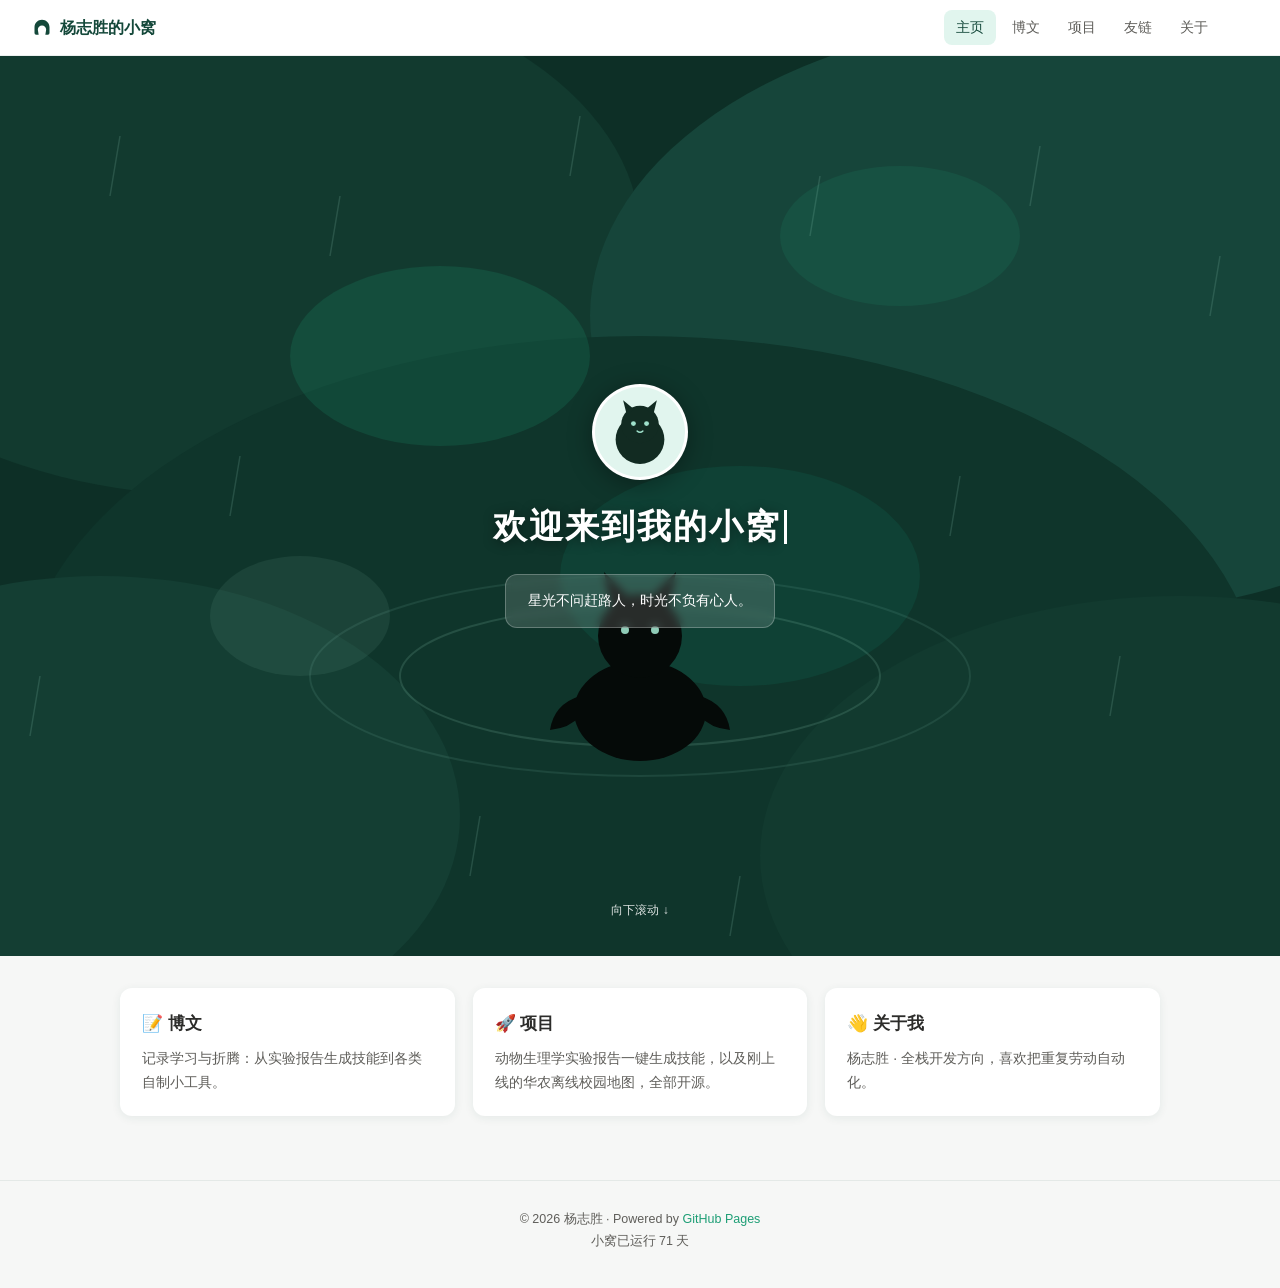
<file: index.html>
<!DOCTYPE html>
<html lang="zh-CN">
<head>
<meta charset="UTF-8">
<meta name="viewport" content="width=device-width, initial-scale=1.0">
<title>杨志胜的小窝 · 主页</title>
<meta name="description" content="杨志胜的个人小窝：记录学习、分享自制工具">
<link rel="stylesheet" href="assets/style.css">
</head>
<body data-page="index">

<!-- ===== 首屏：深绿池塘 + 黑猫剪影（原创扁平插画，致敬参考站点的氛围） ===== -->
<header class="hero">
  <svg class="hero-bg" viewBox="0 0 1440 900" preserveAspectRatio="xMidYMid slice" aria-hidden="true">
    <rect width="1440" height="900" fill="#0d2f26"/>
    <!-- 深浅错落的有机色块，营造水面 -->
    <ellipse cx="300" cy="180" rx="420" ry="260" fill="#123a2f"/>
    <ellipse cx="1150" cy="260" rx="480" ry="300" fill="#16453a"/>
    <ellipse cx="720" cy="640" rx="620" ry="360" fill="#0f352b"/>
    <ellipse cx="180" cy="760" rx="360" ry="240" fill="#143e33"/>
    <ellipse cx="1260" cy="800" rx="420" ry="260" fill="#123a2f"/>
    <!-- 金绿色光斑 -->
    <ellipse cx="520" cy="300" rx="150" ry="90" fill="#1d9e75" opacity="0.18"/>
    <ellipse cx="980" cy="180" rx="120" ry="70" fill="#1d9e75" opacity="0.14"/>
    <ellipse cx="820" cy="520" rx="180" ry="110" fill="#0f6e56" opacity="0.22"/>
    <ellipse cx="380" cy="560" rx="90" ry="60" fill="#9fe1cb" opacity="0.08"/>
    <!-- 涟漪 -->
    <ellipse cx="720" cy="620" rx="240" ry="70" fill="none" stroke="#9fe1cb" stroke-opacity="0.15" stroke-width="2"/>
    <ellipse cx="720" cy="620" rx="330" ry="100" fill="none" stroke="#9fe1cb" stroke-opacity="0.10" stroke-width="2"/>
    <!-- 黑猫剪影（坐在涟漪中央） -->
    <g fill="#050a08">
      <ellipse cx="720" cy="655" rx="66" ry="50"/>
      <circle cx="720" cy="580" r="42"/>
      <path d="M692 556 L684 516 L710 542 Z"/>
      <path d="M748 556 L756 516 L730 542 Z"/>
      <path d="M660 640 q-26 8 -30 34 q20 -2 30 -14 Z"/>
      <path d="M780 640 q26 8 30 34 q-20 -2 -30 -14 Z"/>
      <circle cx="705" cy="574" r="4" fill="#9fe1cb" opacity="0.9"/>
      <circle cx="735" cy="574" r="4" fill="#9fe1cb" opacity="0.9"/>
    </g>
    <!-- 雨丝 -->
    <g stroke="#9fe1cb" stroke-opacity="0.16" stroke-width="1.5">
      <path d="M200 80 l-10 60"/><path d="M420 140 l-10 60"/><path d="M660 60 l-10 60"/>
      <path d="M900 120 l-10 60"/><path d="M1120 90 l-10 60"/><path d="M1300 200 l-10 60"/>
      <path d="M320 400 l-10 60"/><path d="M1040 420 l-10 60"/><path d="M560 760 l-10 60"/>
      <path d="M1200 600 l-10 60"/><path d="M120 620 l-10 60"/><path d="M820 820 l-10 60"/>
    </g>
  </svg>
  <div class="hero-content">
    <div class="avatar">
      <!-- 头像：同风格黑猫头像（原创 SVG） -->
      <svg viewBox="0 0 96 96" aria-label="头像">
        <rect width="96" height="96" fill="#e1f5ee"/>
        <circle cx="48" cy="56" r="26" fill="#122b22"/>
        <circle cx="48" cy="40" r="20" fill="#122b22"/>
        <path d="M34 30 L30 14 L42 24 Z" fill="#122b22"/>
        <path d="M62 30 L66 14 L54 24 Z" fill="#122b22"/>
        <circle cx="41" cy="39" r="2.6" fill="#9fe1cb"/>
        <circle cx="55" cy="39" r="2.6" fill="#9fe1cb"/>
        <path d="M45 47 q3 2.4 6 0" stroke="#9fe1cb" stroke-width="1.6" fill="none" stroke-linecap="round"/>
      </svg>
    </div>
    <div class="typing"><span id="typing">欢迎来到我的小窝</span><span class="cursor"></span></div>
    <div class="quote">星光不问赶路人，时光不负有心人。</div>
  </div>
  <div class="scroll-hint">向下滚动 ↓</div>
</header>

<main class="wrap" style="display:grid; grid-template-columns:repeat(auto-fit,minmax(280px,1fr)); gap:18px;">
  <div class="card">
    <h3><a href="home.html">📝 博文</a></h3>
    <p>记录学习与折腾：从实验报告生成技能到各类自制小工具。</p>
  </div>
  <div class="card">
    <h3><a href="project.html">🚀 项目</a></h3>
    <p>动物生理学实验报告一键生成技能，以及刚上线的华农离线校园地图，全部开源。</p>
  </div>
  <div class="card">
    <h3><a href="about.html">👋 关于我</a></h3>
    <p>杨志胜 · 全栈开发方向，喜欢把重复劳动自动化。</p>
  </div>
</main>

<footer class="footer">
  © 2026 杨志胜 · Powered by <a href="https://pages.github.com/" target="_blank" rel="noopener">GitHub Pages</a><br>
  <span id="run-days"></span>
</footer>
<script src="assets/main.js"></script>
</body>
</html>
</file>
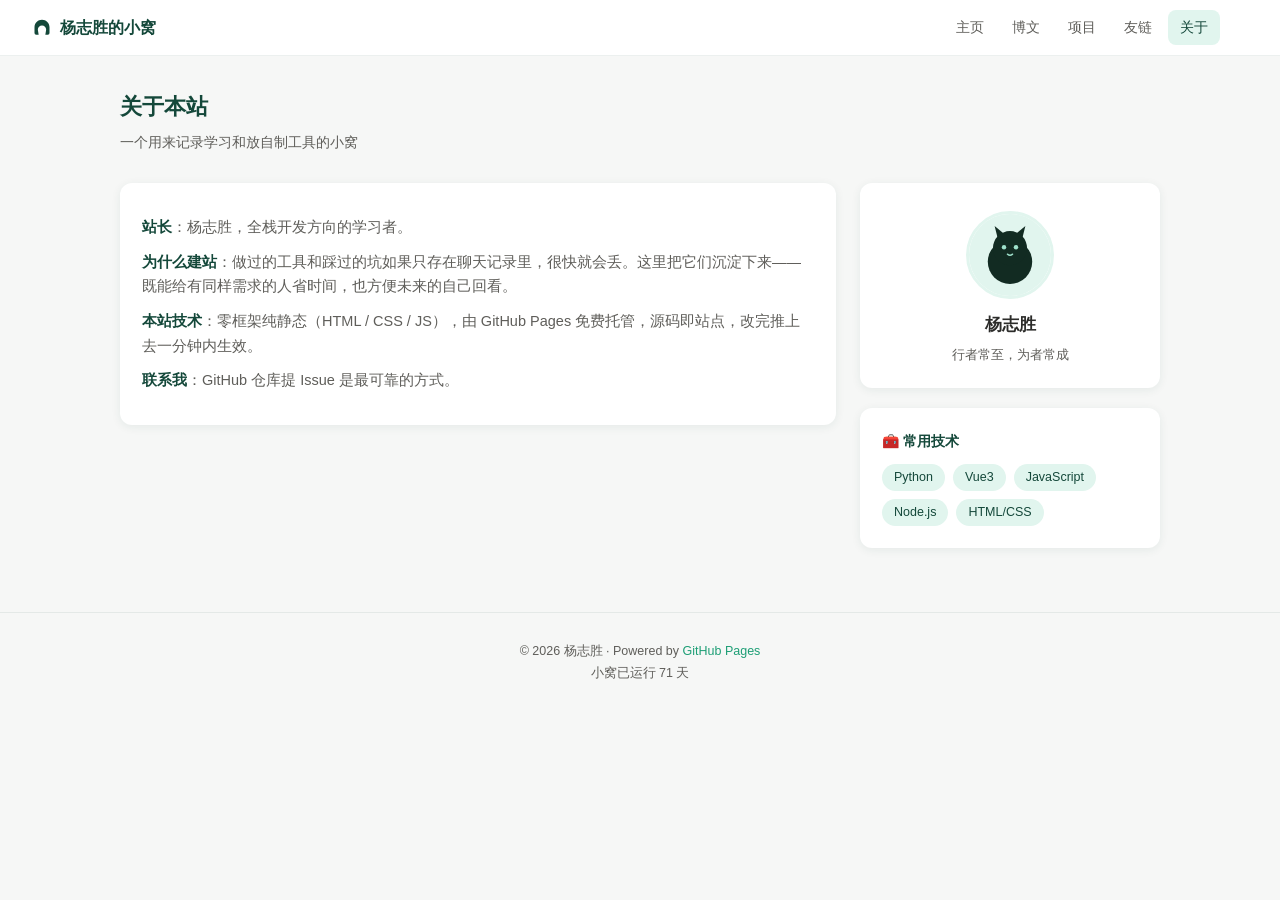
<file: about.html>
<!DOCTYPE html>
<html lang="zh-CN">
<head>
<meta charset="UTF-8">
<meta name="viewport" content="width=device-width, initial-scale=1.0">
<title>关于 · 杨志胜的小窝</title>
<link rel="stylesheet" href="assets/style.css">
</head>
<body data-page="about">
<main class="wrap">
  <div class="page-title">关于本站</div>
  <div class="page-sub">一个用来记录学习和放自制工具的小窝</div>

  <div class="layout">
    <div class="card about">
      <p><strong>站长</strong>：杨志胜，全栈开发方向的学习者。</p>
      <p><strong>为什么建站</strong>：做过的工具和踩过的坑如果只存在聊天记录里，很快就会丢。这里把它们沉淀下来——既能给有同样需求的人省时间，也方便未来的自己回看。</p>
      <p><strong>本站技术</strong>：零框架纯静态（HTML / CSS / JS），由 GitHub Pages 免费托管，源码即站点，改完推上去一分钟内生效。</p>
      <p><strong>联系我</strong>：GitHub 仓库提 Issue 是最可靠的方式。</p>
    </div>
    <aside class="side">
      <div class="card profile">
        <div class="avatar">
          <svg viewBox="0 0 96 96" aria-label="头像">
            <rect width="96" height="96" fill="#e1f5ee"/>
            <circle cx="48" cy="56" r="26" fill="#122b22"/>
            <circle cx="48" cy="40" r="20" fill="#122b22"/>
            <path d="M34 30 L30 14 L42 24 Z" fill="#122b22"/>
            <path d="M62 30 L66 14 L54 24 Z" fill="#122b22"/>
            <circle cx="41" cy="39" r="2.6" fill="#9fe1cb"/>
            <circle cx="55" cy="39" r="2.6" fill="#9fe1cb"/>
            <path d="M45 47 q3 2.4 6 0" stroke="#9fe1cb" stroke-width="1.6" fill="none" stroke-linecap="round"/>
          </svg>
        </div>
        <div class="name">杨志胜</div>
        <div class="motto">行者常至，为者常成</div>
      </div>
      <div class="card widget">
        <h4>🧰 常用技术</h4>
        <div class="tags">
          <span>Python</span><span>Vue3</span><span>JavaScript</span>
          <span>Node.js</span><span>HTML/CSS</span>
        </div>
      </div>
    </aside>
  </div>
</main>
<footer class="footer">
  © 2026 杨志胜 · Powered by <a href="https://pages.github.com/" target="_blank" rel="noopener">GitHub Pages</a><br>
  <span id="run-days"></span>
</footer>
<script src="assets/main.js"></script>
</body>
</html>
</file>
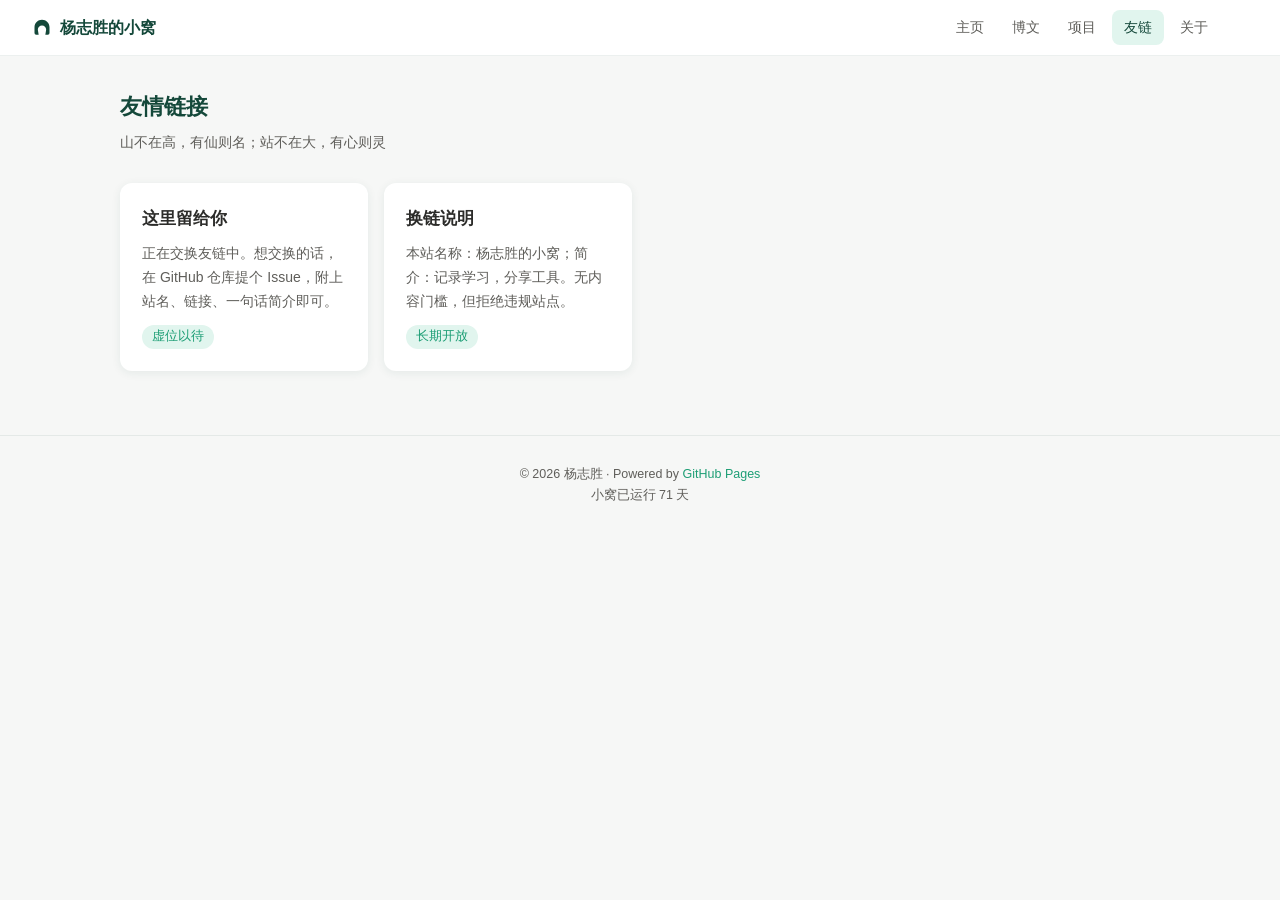
<file: friends.html>
<!DOCTYPE html>
<html lang="zh-CN">
<head>
<meta charset="UTF-8">
<meta name="viewport" content="width=device-width, initial-scale=1.0">
<title>友链 · 杨志胜的小窝</title>
<link rel="stylesheet" href="assets/style.css">
</head>
<body data-page="friends">
<main class="wrap">
  <div class="page-title">友情链接</div>
  <div class="page-sub">山不在高，有仙则名；站不在大，有心则灵</div>

  <div class="friend-grid">
    <div class="card">
      <h3>这里留给你</h3>
      <p>正在交换友链中。想交换的话，在 GitHub 仓库提个 Issue，附上站名、链接、一句话简介即可。</p>
      <div class="meta"><span class="tag">虚位以待</span></div>
    </div>
    <div class="card">
      <h3>换链说明</h3>
      <p>本站名称：杨志胜的小窝；简介：记录学习，分享工具。无内容门槛，但拒绝违规站点。</p>
      <div class="meta"><span class="tag">长期开放</span></div>
    </div>
  </div>
</main>
<footer class="footer">
  © 2026 杨志胜 · Powered by <a href="https://pages.github.com/" target="_blank" rel="noopener">GitHub Pages</a><br>
  <span id="run-days"></span>
</footer>
<script src="assets/main.js"></script>
</body>
</html>
</file>
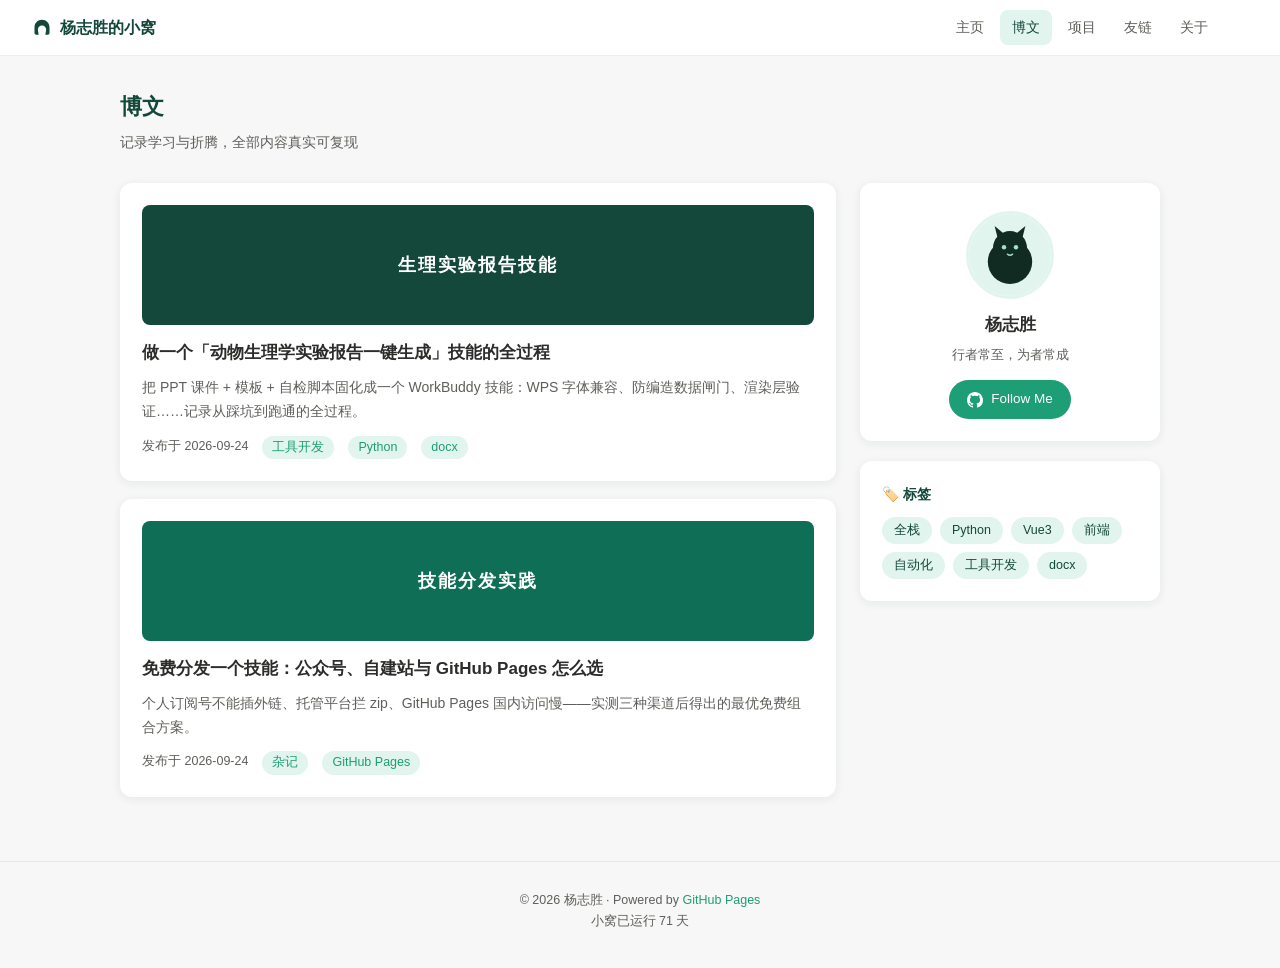
<file: home.html>
<!DOCTYPE html>
<html lang="zh-CN">
<head>
<meta charset="UTF-8">
<meta name="viewport" content="width=device-width, initial-scale=1.0">
<title>博文 · 杨志胜的小窝</title>
<link rel="stylesheet" href="assets/style.css">
</head>
<body data-page="home">
<main class="wrap">
  <div class="page-title">博文</div>
  <div class="page-sub">记录学习与折腾，全部内容真实可复现</div>

  <div class="layout">
    <!-- 左：文章卡片流 -->
    <div style="display:flex; flex-direction:column; gap:18px;">

      <article class="card">
        <div class="cover c1">生理实验报告技能</div>
        <h3><a href="posts/post-skill.html">做一个「动物生理学实验报告一键生成」技能的全过程</a></h3>
        <p>把 PPT 课件 + 模板 + 自检脚本固化成一个 WorkBuddy 技能：WPS 字体兼容、防编造数据闸门、渲染层验证……记录从踩坑到跑通的全过程。</p>
        <div class="meta">
          <span>发布于 2026-09-24</span>
          <span class="tag">工具开发</span>
          <span class="tag">Python</span>
          <span class="tag">docx</span>
        </div>
      </article>

      <article class="card">
        <div class="cover c2">技能分发实践</div>
        <h3><a href="posts/post-publish.html">免费分发一个技能：公众号、自建站与 GitHub Pages 怎么选</a></h3>
        <p>个人订阅号不能插外链、托管平台拦 zip、GitHub Pages 国内访问慢——实测三种渠道后得出的最优免费组合方案。</p>
        <div class="meta">
          <span>发布于 2026-09-24</span>
          <span class="tag">杂记</span>
          <span class="tag">GitHub Pages</span>
        </div>
      </article>

    </div>

    <!-- 右：侧栏 -->
    <aside class="side">
      <div class="card profile">
        <div class="avatar">
          <svg viewBox="0 0 96 96" aria-label="头像">
            <rect width="96" height="96" fill="#e1f5ee"/>
            <circle cx="48" cy="56" r="26" fill="#122b22"/>
            <circle cx="48" cy="40" r="20" fill="#122b22"/>
            <path d="M34 30 L30 14 L42 24 Z" fill="#122b22"/>
            <path d="M62 30 L66 14 L54 24 Z" fill="#122b22"/>
            <circle cx="41" cy="39" r="2.6" fill="#9fe1cb"/>
            <circle cx="55" cy="39" r="2.6" fill="#9fe1cb"/>
            <path d="M45 47 q3 2.4 6 0" stroke="#9fe1cb" stroke-width="1.6" fill="none" stroke-linecap="round"/>
          </svg>
        </div>
        <div class="name">杨志胜</div>
        <div class="motto">行者常至，为者常成</div>
        <a class="btn-gh" id="ghBtn" href="https://github.com/Yang55-eng" target="_blank" rel="noopener">
          <svg width="16" height="16" viewBox="0 0 16 16" fill="currentColor"><path d="M8 0C3.58 0 0 3.58 0 8c0 3.54 2.29 6.53 5.47 7.59.4.07.55-.17.55-.38 0-.19-.01-.82-.01-1.49-2.01.37-2.53-.49-2.69-.94-.09-.23-.48-.94-.82-1.13-.28-.15-.68-.52-.01-.53.63-.01 1.08.58 1.23.82.72 1.21 1.87.87 2.33.66.07-.52.28-.87.51-1.07-1.78-.2-3.64-.89-3.64-3.95 0-.87.31-1.59.82-2.15-.08-.2-.36-1.02.08-2.12 0 0 .67-.21 2.2.82.64-.18 1.32-.27 2-.27s1.36.09 2 .27c1.53-1.04 2.2-.82 2.2-.82.44 1.1.16 1.92.08 2.12.51.56.82 1.27.82 2.15 0 3.07-1.87 3.75-3.65 3.95.29.25.54.73.54 1.48 0 1.07-.01 1.93-.01 2.2 0 .21.15.46.55.38A8.01 8.01 0 0 0 16 8c0-4.42-3.58-8-8-8Z"/></svg>
          Follow Me
        </a>
      </div>
      <div class="card widget">
        <h4>🏷️ 标签</h4>
        <div class="tags">
          <span>全栈</span><span>Python</span><span>Vue3</span>
          <span>前端</span><span>自动化</span><span>工具开发</span><span>docx</span>
        </div>
      </div>
    </aside>
  </div>
</main>
<footer class="footer">
  © 2026 杨志胜 · Powered by <a href="https://pages.github.com/" target="_blank" rel="noopener">GitHub Pages</a><br>
  <span id="run-days"></span>
</footer>
<script src="assets/main.js"></script>
</body>
</html>
</file>
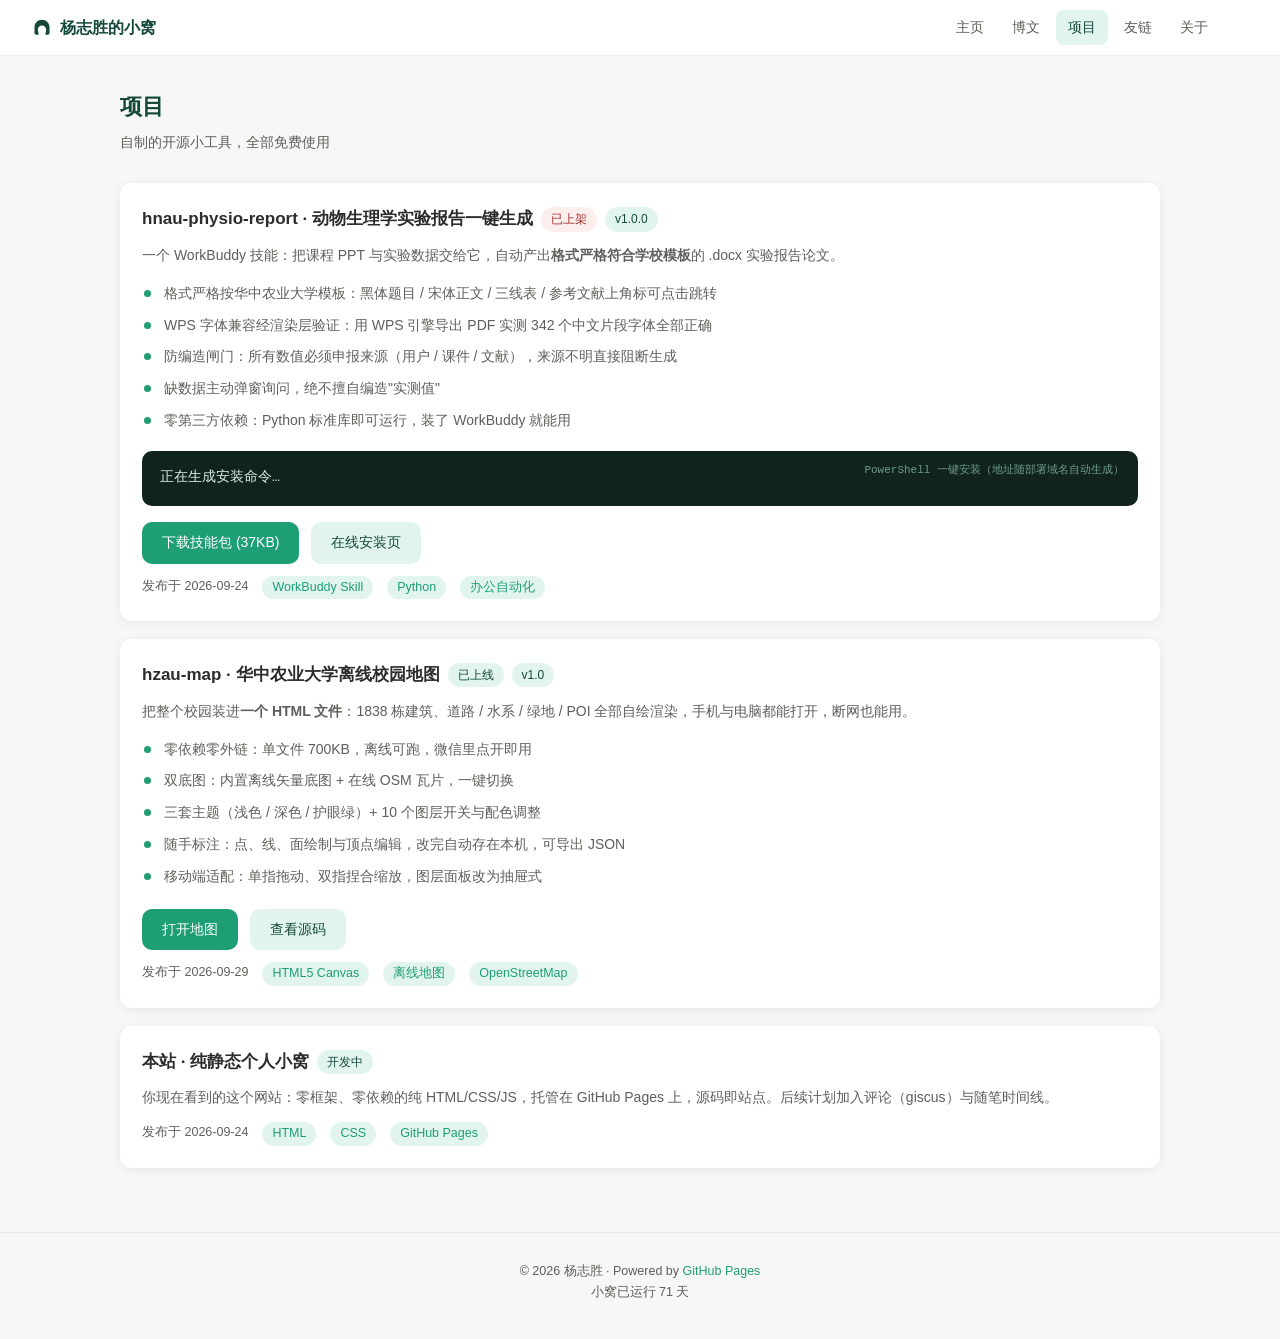
<file: project.html>
<!DOCTYPE html>
<html lang="zh-CN">
<head>
<meta charset="UTF-8">
<meta name="viewport" content="width=device-width, initial-scale=1.0">
<title>项目 · 杨志胜的小窝</title>
<link rel="stylesheet" href="assets/style.css">
</head>
<body data-page="project">
<main class="wrap">
  <div class="page-title">项目</div>
  <div class="page-sub">自制的开源小工具，全部免费使用</div>

  <div class="proj">
    <!-- 项目一：生理实验报告技能 -->
    <article class="card">
      <div class="head">
        <h3 style="margin:0;">hnau-physio-report · 动物生理学实验报告一键生成</h3>
        <span class="badge hot">已上架</span>
        <span class="badge">v1.0.0</span>
      </div>
      <p style="margin-top:10px;">一个 WorkBuddy 技能：把课程 PPT 与实验数据交给它，自动产出<strong>格式严格符合学校模板</strong>的 .docx 实验报告论文。</p>
      <ul class="feature-list">
        <li>格式严格按华中农业大学模板：黑体题目 / 宋体正文 / 三线表 / 参考文献上角标可点击跳转</li>
        <li>WPS 字体兼容经渲染层验证：用 WPS 引擎导出 PDF 实测 342 个中文片段字体全部正确</li>
        <li>防编造闸门：所有数值必须申报来源（用户 / 课件 / 文献），来源不明直接阻断生成</li>
        <li>缺数据主动弹窗询问，绝不擅自编造"实测值"</li>
        <li>零第三方依赖：Python 标准库即可运行，装了 WorkBuddy 就能用</li>
      </ul>
      <div class="code"><span class="hint">PowerShell 一键安装（地址随部署域名自动生成）</span><span id="installCmd">正在生成安装命令…</span></div>
      <div class="dl-row">
        <a class="btn primary" href="downloads/hnau-physio-report-skill.zip" download>下载技能包 (37KB)</a>
        <a class="btn ghost" href="https://hnau-physio-report.app.workbuddy.host/" target="_blank" rel="noopener">在线安装页</a>
      </div>
      <div class="meta">
        <span>发布于 2026-09-24</span>
        <span class="tag">WorkBuddy Skill</span>
        <span class="tag">Python</span>
        <span class="tag">办公自动化</span>
      </div>
    </article>

    <!-- 项目二：华农离线校园地图 -->
    <article class="card">
      <div class="head">
        <h3 style="margin:0;">hzau-map · 华中农业大学离线校园地图</h3>
        <span class="badge">已上线</span>
        <span class="badge">v1.0</span>
      </div>
      <p style="margin-top:10px;">把整个校园装进<strong>一个 HTML 文件</strong>：1838 栋建筑、道路 / 水系 / 绿地 / POI 全部自绘渲染，手机与电脑都能打开，断网也能用。</p>
      <ul class="feature-list">
        <li>零依赖零外链：单文件 700KB，离线可跑，微信里点开即用</li>
        <li>双底图：内置离线矢量底图 + 在线 OSM 瓦片，一键切换</li>
        <li>三套主题（浅色 / 深色 / 护眼绿）+ 10 个图层开关与配色调整</li>
        <li>随手标注：点、线、面绘制与顶点编辑，改完自动存在本机，可导出 JSON</li>
        <li>移动端适配：单指拖动、双指捏合缩放，图层面板改为抽屉式</li>
      </ul>
      <div class="dl-row">
        <a class="btn primary" href="hzau-map/">打开地图</a>
        <a class="btn ghost" href="https://github.com/Yang55-eng/Yang55-eng.github.io/tree/main/hzau-map" target="_blank" rel="noopener">查看源码</a>
      </div>
      <div class="meta">
        <span>发布于 2026-09-29</span>
        <span class="tag">HTML5 Canvas</span>
        <span class="tag">离线地图</span>
        <span class="tag">OpenStreetMap</span>
      </div>
    </article>

    <!-- 项目三：本站 -->
    <article class="card">
      <div class="head">
        <h3 style="margin:0;">本站 · 纯静态个人小窝</h3>
        <span class="badge">开发中</span>
      </div>
      <p style="margin-top:10px;">你现在看到的这个网站：零框架、零依赖的纯 HTML/CSS/JS，托管在 GitHub Pages 上，源码即站点。后续计划加入评论（giscus）与随笔时间线。</p>
      <div class="meta">
        <span>发布于 2026-09-24</span>
        <span class="tag">HTML</span>
        <span class="tag">CSS</span>
        <span class="tag">GitHub Pages</span>
      </div>
    </article>
  </div>
</main>
<footer class="footer">
  © 2026 杨志胜 · Powered by <a href="https://pages.github.com/" target="_blank" rel="noopener">GitHub Pages</a><br>
  <span id="run-days"></span>
</footer>
<script src="assets/main.js"></script>
<script>
  /* 根据当前访问地址动态生成一键安装命令，部署到任何域名都正确 */
  (function () {
    var url = location.origin + location.pathname.replace(/[^/]*$/, "") + "downloads/install.ps1";
    document.getElementById("installCmd").textContent =
      'powershell -NoProfile -ExecutionPolicy Bypass -Command "irm \\'' + url + "\\' | iex\"";
  })();
</script>
</body>
</html>
</file>
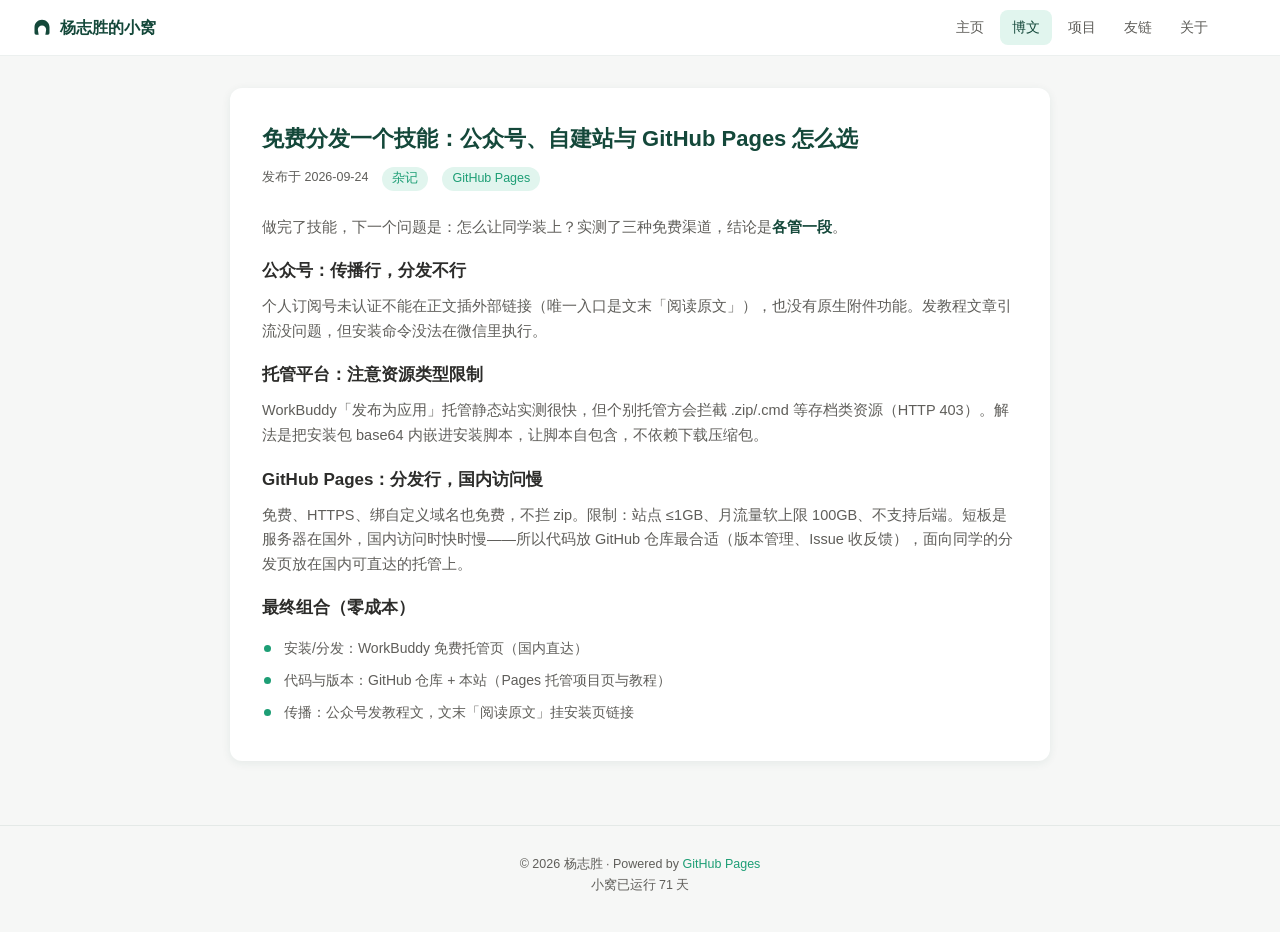
<file: posts/post-publish.html>
<!DOCTYPE html>
<html lang="zh-CN">
<head>
<meta charset="UTF-8">
<meta name="viewport" content="width=device-width, initial-scale=1.0">
<title>免费分发一个技能：公众号、自建站与 GitHub Pages 怎么选 · 杨志胜的小窝</title>
<link rel="stylesheet" href="../assets/style.css">
</head>
<body data-page="home">
<main class="wrap">
  <article class="card" style="max-width:820px; margin:0 auto; padding:32px;">
    <h1 style="font-size:22px; color:#14483a;">免费分发一个技能：公众号、自建站与 GitHub Pages 怎么选</h1>
    <div class="meta" style="margin:10px 0 24px;">
      <span>发布于 2026-09-24</span>
      <span class="tag">杂记</span><span class="tag">GitHub Pages</span>
    </div>

    <p style="font-size:14.5px; color:#5f5e5a;">做完了技能，下一个问题是：怎么让同学装上？实测了三种免费渠道，结论是<strong style="color:#14483a;">各管一段</strong>。</p>

    <h2 style="font-size:17px; margin:18px 0 8px;">公众号：传播行，分发不行</h2>
    <p style="font-size:14.5px; color:#5f5e5a;">个人订阅号未认证不能在正文插外部链接（唯一入口是文末「阅读原文」），也没有原生附件功能。发教程文章引流没问题，但安装命令没法在微信里执行。</p>

    <h2 style="font-size:17px; margin:18px 0 8px;">托管平台：注意资源类型限制</h2>
    <p style="font-size:14.5px; color:#5f5e5a;">WorkBuddy「发布为应用」托管静态站实测很快，但个别托管方会拦截 .zip/.cmd 等存档类资源（HTTP 403）。解法是把安装包 base64 内嵌进安装脚本，让脚本自包含，不依赖下载压缩包。</p>

    <h2 style="font-size:17px; margin:18px 0 8px;">GitHub Pages：分发行，国内访问慢</h2>
    <p style="font-size:14.5px; color:#5f5e5a;">免费、HTTPS、绑自定义域名也免费，不拦 zip。限制：站点 ≤1GB、月流量软上限 100GB、不支持后端。短板是服务器在国外，国内访问时快时慢——所以代码放 GitHub 仓库最合适（版本管理、Issue 收反馈），面向同学的分发页放在国内可直达的托管上。</p>

    <h2 style="font-size:17px; margin:18px 0 8px;">最终组合（零成本）</h2>
    <ul class="feature-list">
      <li>安装/分发：WorkBuddy 免费托管页（国内直达）</li>
      <li>代码与版本：GitHub 仓库 + 本站（Pages 托管项目页与教程）</li>
      <li>传播：公众号发教程文，文末「阅读原文」挂安装页链接</li>
    </ul>
  </article>
</main>
<footer class="footer">
  © 2026 杨志胜 · Powered by <a href="https://pages.github.com/" target="_blank" rel="noopener">GitHub Pages</a><br>
  <span id="run-days"></span>
</footer>
<script src="../assets/main.js"></script>
</body>
</html>
</file>
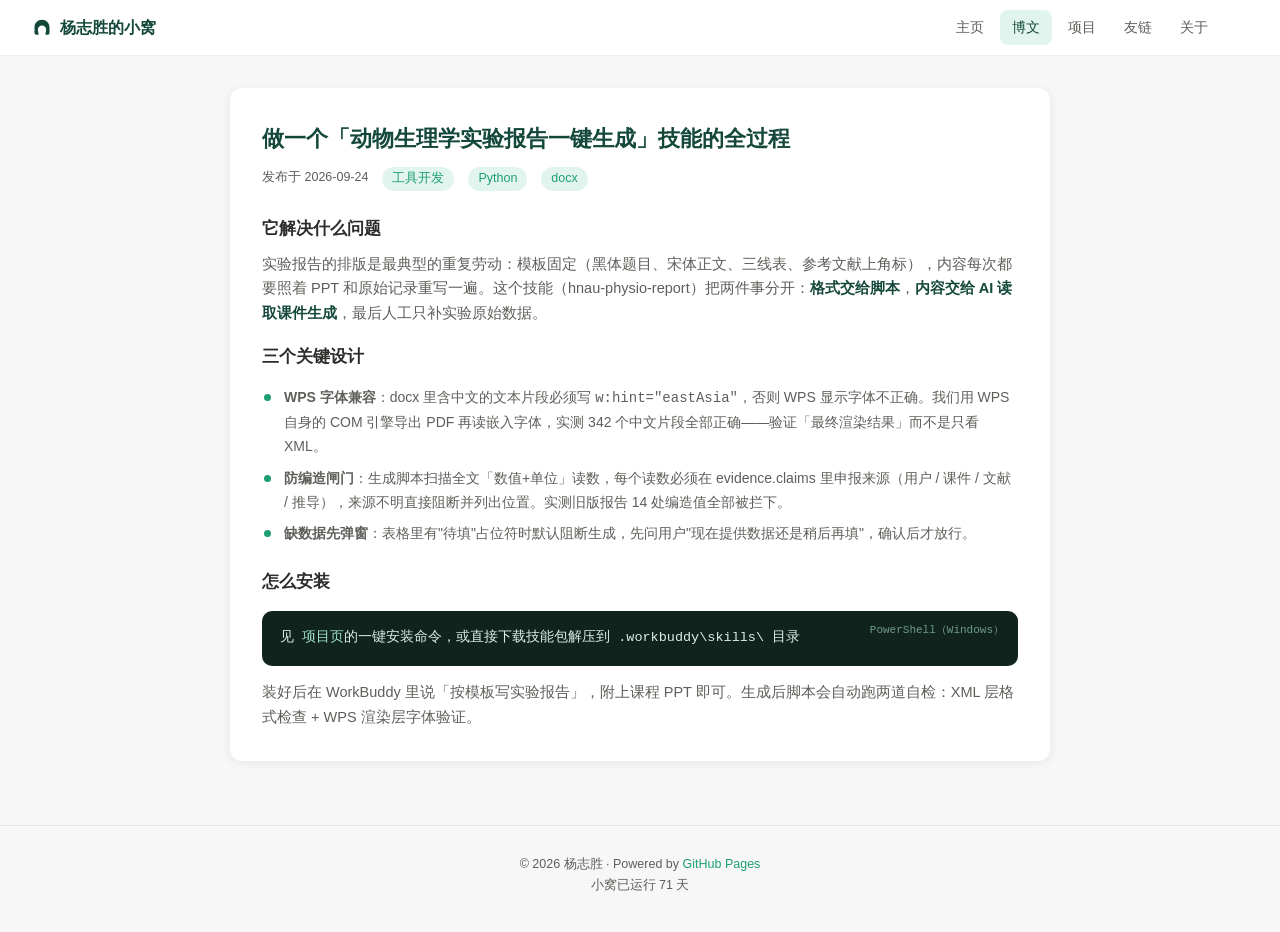
<file: posts/post-skill.html>
<!DOCTYPE html>
<html lang="zh-CN">
<head>
<meta charset="UTF-8">
<meta name="viewport" content="width=device-width, initial-scale=1.0">
<title>做一个「动物生理学实验报告一键生成」技能的全过程 · 杨志胜的小窝</title>
<link rel="stylesheet" href="../assets/style.css">
</head>
<body data-page="home">
<main class="wrap">
  <article class="card" style="max-width:820px; margin:0 auto; padding:32px;">
    <h1 style="font-size:22px; color:#14483a;">做一个「动物生理学实验报告一键生成」技能的全过程</h1>
    <div class="meta" style="margin:10px 0 24px;">
      <span>发布于 2026-09-24</span>
      <span class="tag">工具开发</span><span class="tag">Python</span><span class="tag">docx</span>
    </div>

    <h2 style="font-size:17px; margin:18px 0 8px;">它解决什么问题</h2>
    <p style="font-size:14.5px; color:#5f5e5a;">实验报告的排版是最典型的重复劳动：模板固定（黑体题目、宋体正文、三线表、参考文献上角标），内容每次都要照着 PPT 和原始记录重写一遍。这个技能（hnau-physio-report）把两件事分开：<strong style="color:#14483a;">格式交给脚本</strong>，<strong style="color:#14483a;">内容交给 AI 读取课件生成</strong>，最后人工只补实验原始数据。</p>

    <h2 style="font-size:17px; margin:18px 0 8px;">三个关键设计</h2>
    <ul class="feature-list">
      <li><strong>WPS 字体兼容</strong>：docx 里含中文的文本片段必须写 <code>w:hint="eastAsia"</code>，否则 WPS 显示字体不正确。我们用 WPS 自身的 COM 引擎导出 PDF 再读嵌入字体，实测 342 个中文片段全部正确——验证「最终渲染结果」而不是只看 XML。</li>
      <li><strong>防编造闸门</strong>：生成脚本扫描全文「数值+单位」读数，每个读数必须在 evidence.claims 里申报来源（用户 / 课件 / 文献 / 推导），来源不明直接阻断并列出位置。实测旧版报告 14 处编造值全部被拦下。</li>
      <li><strong>缺数据先弹窗</strong>：表格里有"待填"占位符时默认阻断生成，先问用户"现在提供数据还是稍后再填"，确认后才放行。</li>
    </ul>

    <h2 style="font-size:17px; margin:18px 0 8px;">怎么安装</h2>
    <div class="code"><span class="hint">PowerShell（Windows）</span>见 <a href="../project.html" style="color:#9fe1cb;">项目页</a>的一键安装命令，或直接下载技能包解压到 .workbuddy\skills\ 目录</div>
    <p style="font-size:14.5px; color:#5f5e5a;">装好后在 WorkBuddy 里说「按模板写实验报告」，附上课程 PPT 即可。生成后脚本会自动跑两道自检：XML 层格式检查 + WPS 渲染层字体验证。</p>
  </article>
</main>
<footer class="footer">
  © 2026 杨志胜 · Powered by <a href="https://pages.github.com/" target="_blank" rel="noopener">GitHub Pages</a><br>
  <span id="run-days"></span>
</footer>
<script src="../assets/main.js"></script>
</body>
</html>
</file>
<file: assets/style.css>
/* ============================================================
   杨志胜的小窝 · 全局样式
   设计原则：简洁白底 + 卡片布局 + 悬停反馈，仿个人博客小窝风格
   ============================================================ */
:root {
  --green-deep: #14483a;      /* 主色：深绿（hero 背景、强调） */
  --green-mid: #1d9e75;       /* 中绿：链接、按钮 */
  --green-light: #e1f5ee;     /* 浅绿：卡片底、高亮块 */
  --ink: #2c2c2a;             /* 正文黑 */
  --ink-soft: #5f5e5a;        /* 次级文字 */
  --paper: #ffffff;
  --bg: #f6f7f6;              /* 页面底色 */
  --radius: 12px;
  --shadow: 0 2px 10px rgba(20, 72, 58, 0.08);
  --shadow-hover: 0 8px 24px rgba(20, 72, 58, 0.16);
}
* { margin: 0; padding: 0; box-sizing: border-box; }
body {
  font-family: "PingFang SC", "Microsoft YaHei", "Segoe UI", sans-serif;
  color: var(--ink);
  background: var(--bg);
  line-height: 1.7;
}
a { color: var(--green-mid); text-decoration: none; }
a:hover { text-decoration: underline; }
img { max-width: 100%; }

/* ---------- 顶部导航 ---------- */
.nav {
  position: sticky; top: 0; z-index: 100;
  background: rgba(255, 255, 255, 0.92);
  backdrop-filter: blur(8px);
  border-bottom: 1px solid rgba(20, 72, 58, 0.08);
  display: flex; align-items: center; justify-content: space-between;
  padding: 0 32px; height: 56px;
}
.nav .brand {
  font-weight: 600; font-size: 16px; color: var(--green-deep);
  display: flex; align-items: center; gap: 8px;
}
.nav .brand svg { width: 20px; height: 20px; }
.nav .links { display: flex; gap: 4px; align-items: center; flex-wrap: wrap; }
.nav .links a {
  color: var(--ink-soft); font-size: 14px; padding: 6px 12px;
  border-radius: 8px; transition: all .2s;
}
.nav .links a:hover { color: var(--green-deep); background: var(--green-light); text-decoration: none; }
.nav .links a.active { color: var(--green-deep); background: var(--green-light); font-weight: 500; }

/* ---------- Landing 首屏 ---------- */
.hero {
  position: relative; min-height: 100vh;
  display: flex; flex-direction: column; align-items: center; justify-content: center;
  overflow: hidden; color: #fff; text-align: center;
}
.hero .hero-bg { position: absolute; inset: 0; width: 100%; height: 100%; object-fit: cover; z-index: 0; }
.hero > .hero-content { position: relative; z-index: 2; display: flex; flex-direction: column; align-items: center; gap: 18px; padding: 24px; }
.hero .avatar {
  width: 96px; height: 96px; border-radius: 50%;
  border: 3px solid rgba(255,255,255,.85); overflow: hidden;
  box-shadow: 0 4px 24px rgba(0,0,0,.35); background: #fff;
}
.hero .avatar svg { width: 100%; height: 100%; display: block; }
.hero .typing {
  font-size: 34px; font-weight: 600; letter-spacing: 2px;
  text-shadow: 0 2px 12px rgba(0,0,0,.45); min-height: 52px;
}
.hero .typing .cursor { display: inline-block; width: 3px; height: 34px; background: #fff; vertical-align: -6px; margin-left: 3px; animation: blink 1s steps(1) infinite; }
@keyframes blink { 50% { opacity: 0; } }
.hero .quote {
  background: rgba(255,255,255,.14); border: 1px solid rgba(255,255,255,.25);
  border-radius: var(--radius); padding: 14px 22px; max-width: 460px;
  font-size: 14px; backdrop-filter: blur(4px);
}
.hero .scroll-hint { position: absolute; bottom: 36px; left: 50%; transform: translateX(-50%); z-index: 2; font-size: 12px; opacity: .85; animation: float 2s ease-in-out infinite; }
@keyframes float { 50% { transform: translate(-50%, 8px); } }

/* ---------- 通用容器 ---------- */
.wrap { max-width: 1080px; margin: 0 auto; padding: 32px 20px 64px; }
.page-title { font-size: 22px; font-weight: 600; color: var(--green-deep); margin-bottom: 6px; }
.page-sub { color: var(--ink-soft); font-size: 14px; margin-bottom: 28px; }

/* ---------- 布局：主栏 + 侧栏 ---------- */
.layout { display: grid; grid-template-columns: 1fr 300px; gap: 24px; align-items: start; }
@media (max-width: 900px) { .layout { grid-template-columns: 1fr; } }

/* ---------- 卡片 ---------- */
.card {
  background: var(--paper); border-radius: var(--radius);
  box-shadow: var(--shadow); padding: 22px; transition: all .25s;
}
.card:hover { transform: translateY(-3px); box-shadow: var(--shadow-hover); }
.card h3 { font-size: 17px; font-weight: 600; margin-bottom: 8px; color: var(--ink); }
.card h3 a { color: inherit; }
.card p { font-size: 14px; color: var(--ink-soft); }
.card .meta { display: flex; gap: 14px; font-size: 12.5px; color: var(--ink-soft); margin-top: 12px; flex-wrap: wrap; }
.card .meta .tag { color: var(--green-mid); background: var(--green-light); padding: 1px 10px; border-radius: 999px; }
.cover { height: 120px; border-radius: 8px; margin-bottom: 14px; display: flex; align-items: center; justify-content: center; color: #fff; font-weight: 600; letter-spacing: 2px; font-size: 18px; }
.cover.c1 { background: var(--green-deep); }
.cover.c2 { background: #0f6e56; }
.cover.c3 { background: #185fa5; }

/* ---------- 侧栏 ---------- */
.side .profile { text-align: center; }
.side .profile .avatar { width: 88px; height: 88px; border-radius: 50%; overflow: hidden; margin: 6px auto 12px; border: 3px solid var(--green-light); }
.side .profile .avatar svg { width: 100%; height: 100%; display: block; }
.side .profile .name { font-weight: 600; font-size: 17px; }
.side .profile .motto { font-size: 13px; color: var(--ink-soft); margin-top: 4px; }
.side .btn-gh {
  display: inline-flex; align-items: center; gap: 8px; margin-top: 14px;
  background: var(--green-mid); color: #fff; font-size: 13.5px;
  padding: 8px 18px; border-radius: 999px; transition: all .2s;
}
.side .btn-gh:hover { background: var(--green-deep); text-decoration: none; transform: translateY(-2px); }
.side .widget { margin-top: 20px; }
.side .widget h4 { font-size: 14px; font-weight: 600; margin-bottom: 10px; color: var(--green-deep); }
.side .tags { display: flex; flex-wrap: wrap; gap: 8px; }
.side .tags span { font-size: 12.5px; background: var(--green-light); color: var(--green-deep); padding: 3px 12px; border-radius: 999px; }

/* ---------- 代码块 ---------- */
.code {
  background: #10241d; color: #d7efe4; border-radius: 10px;
  padding: 16px 18px; font-family: Consolas, monospace; font-size: 13.5px;
  overflow-x: auto; position: relative; margin: 14px 0;
}
.code .hint { position: absolute; top: 10px; right: 14px; font-size: 11px; color: #6f9c8a; }

/* ---------- 项目页 ---------- */
.proj { display: flex; flex-direction: column; gap: 18px; }
.proj .head { display: flex; gap: 8px; align-items: center; flex-wrap: wrap; }
.badge { font-size: 12px; padding: 2px 10px; border-radius: 999px; background: var(--green-light); color: var(--green-deep); }
.badge.hot { background: #fdeeee; color: #a32d2d; }
.feature-list { list-style: none; margin-top: 10px; }
.feature-list li { font-size: 14px; color: var(--ink-soft); padding: 4px 0 4px 22px; position: relative; }
.feature-list li::before { content: ""; position: absolute; left: 2px; top: 12px; width: 7px; height: 7px; border-radius: 50%; background: var(--green-mid); }
.dl-row { display: flex; gap: 12px; flex-wrap: wrap; margin-top: 16px; }
.btn {
  display: inline-flex; align-items: center; gap: 8px; padding: 9px 20px;
  border-radius: 10px; font-size: 14px; transition: all .2s; cursor: pointer; border: none;
}
.btn.primary { background: var(--green-mid); color: #fff; }
.btn.primary:hover { background: var(--green-deep); text-decoration: none; transform: translateY(-2px); }
.btn.ghost { background: var(--green-light); color: var(--green-deep); }
.btn.ghost:hover { background: #ceebdf; text-decoration: none; transform: translateY(-2px); }

/* ---------- 友链 / 关于 ---------- */
.friend-grid { display: grid; grid-template-columns: repeat(auto-fill, minmax(240px, 1fr)); gap: 16px; }
.empty-tip { text-align: center; color: var(--ink-soft); font-size: 14px; padding: 40px 0; }
.about p { font-size: 14.5px; color: var(--ink-soft); margin: 10px 0; }
.about strong { color: var(--green-deep); }

/* ---------- 页脚 ---------- */
.footer {
  text-align: center; color: var(--ink-soft); font-size: 12.5px;
  padding: 28px 16px 36px; border-top: 1px solid rgba(20,72,58,.08);
}
.footer a { color: var(--green-mid); }
</file>
